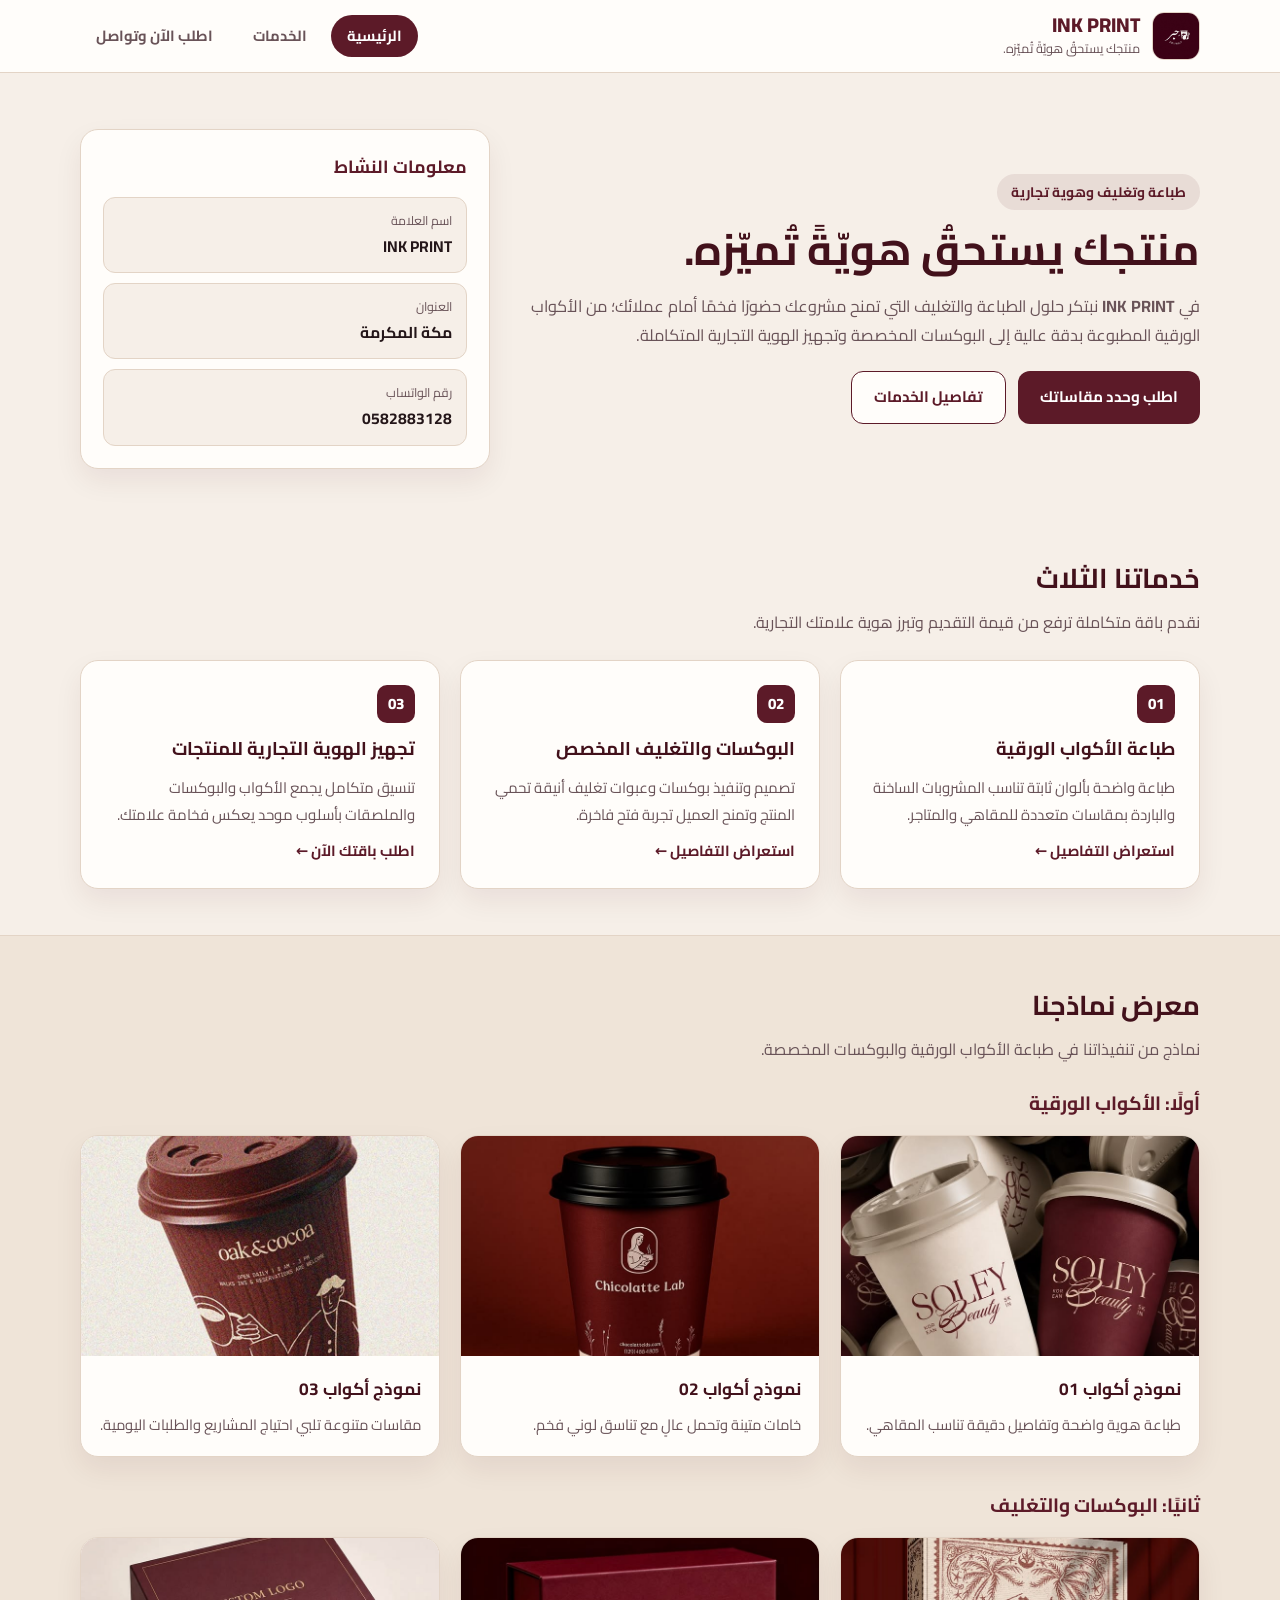
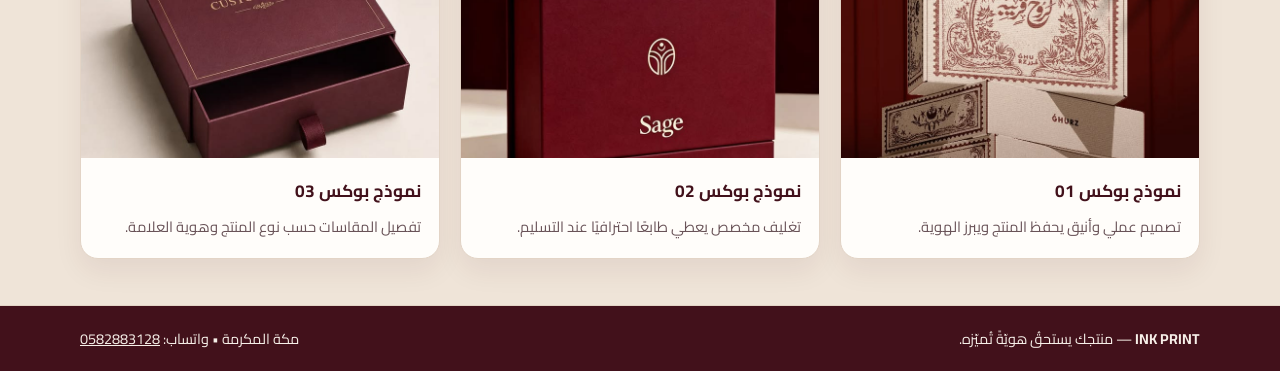
<file: index.html>
<!DOCTYPE html>
<html lang="ar" dir="rtl">
<head>
  <meta charset="UTF-8" />
  <meta name="viewport" content="width=device-width, initial-scale=1.0" />
  <title>INK PRINT | الرئيسية</title>
  <link rel="preconnect" href="https://fonts.googleapis.com" />
  <link rel="preconnect" href="https://fonts.gstatic.com" crossorigin />
  <link href="https://fonts.googleapis.com/css2?family=Cairo:wght@400;600;700;800&display=swap" rel="stylesheet" />
  <link rel="stylesheet" href="style.css" />
</head>
<body>
  <header class="site-header">
    <div class="container nav-wrap">
      <a href="index.html" class="brand">
        <img src="assets/images/my-logo.jpeg" alt="شعار INK PRINT" class="brand-logo" />
        <div>
          <span class="brand-name">INK PRINT</span>
          <span class="brand-tagline">منتجك يستحقُ هويّةً تُميّزه.</span>
        </div>
      </a>
      <nav class="nav-links" aria-label="التنقل الرئيسي">
        <a href="index.html" class="active">الرئيسية</a>
        <a href="services.html">الخدمات</a>
        <a href="contact.html">اطلب الآن وتواصل</a>
      </nav>
    </div>
  </header>

  <main>
    <section class="hero">
      <div class="container hero-grid">
        <div>
          <span class="badge">طباعة وتغليف وهوية تجارية</span>
          <h1>منتجك يستحقُ هويّةً تُميّزه.</h1>
          <p>
            في <strong>INK PRINT</strong> نبتكر حلول الطباعة والتغليف التي تمنح مشروعك حضورًا فخمًا أمام عملائك؛ من الأكواب الورقية المطبوعة بدقة عالية إلى البوكسات المخصصة وتجهيز الهوية التجارية المتكاملة.
          </p>
          <div class="hero-actions">
            <a href="contact.html" class="btn btn-primary">اطلب وحدد مقاساتك</a>
            <a href="services.html" class="btn btn-outline">تفاصيل الخدمات</a>
          </div>
        </div>

        <aside class="hero-card">
          <h2 class="hero-card-title">معلومات النشاط</h2>
          <ul class="quick-info">
            <li>
              <span>اسم العلامة</span>
              <strong>INK PRINT</strong>
            </li>
            <li>
              <span>العنوان</span>
              <strong>مكة المكرمة</strong>
            </li>
            <li>
              <span>رقم الواتساب</span>
              <strong>0582883128</strong>
            </li>
          </ul>
        </aside>
      </div>
    </section>

    <section class="section">
      <div class="container">
        <div class="section-header">
          <h2>خدماتنا الثلاث</h2>
          <p>نقدم باقة متكاملة ترفع من قيمة التقديم وتبرز هوية علامتك التجارية.</p>
        </div>

        <div class="cards-grid">
          <article class="service-box">
            <span class="service-num">01</span>
            <h3>طباعة الأكواب الورقية</h3>
            <p>طباعة واضحة بألوان ثابتة تناسب المشروبات الساخنة والباردة بمقاسات متعددة للمقاهي والمتاجر.</p>
            <a href="services.html#cups" class="text-link">استعراض التفاصيل ←</a>
          </article>

          <article class="service-box">
            <span class="service-num">02</span>
            <h3>البوكسات والتغليف المخصص</h3>
            <p>تصميم وتنفيذ بوكسات وعبوات تغليف أنيقة تحمي المنتج وتمنح العميل تجربة فتح فاخرة.</p>
            <a href="services.html#boxes" class="text-link">استعراض التفاصيل ←</a>
          </article>

          <article class="service-box">
            <span class="service-num">03</span>
            <h3>تجهيز الهوية التجارية للمنتجات</h3>
            <p>تنسيق متكامل يجمع الأكواب والبوكسات والملصقات بأسلوب موحد يعكس فخامة علامتك.</p>
            <a href="contact.html" class="text-link">اطلب باقتك الآن ←</a>
          </article>
        </div>
      </div>
    </section>

    <section class="section section-alt">
      <div class="container">
        <div class="section-header">
          <h2>معرض نماذجنا</h2>
          <p>نماذج من تنفيذاتنا في طباعة الأكواب الورقية والبوكسات المخصصة.</p>
        </div>

        <h3 class="gallery-subtitle">أولًا: الأكواب الورقية</h3>
        <div class="cards-grid gallery-gap">
          <article class="card">
            <img src="assets/images/cup1.jpg" alt="نموذج كوب ورقي 1" class="card-img" />
            <div class="card-body">
              <h4>نموذج أكواب 01</h4>
              <p>طباعة هوية واضحة وتفاصيل دقيقة تناسب المقاهي.</p>
            </div>
          </article>

          <article class="card">
            <img src="assets/images/cup2.jpg" alt="نموذج كوب ورقي 2" class="card-img" />
            <div class="card-body">
              <h4>نموذج أكواب 02</h4>
              <p>خامات متينة وتحمل عالٍ مع تناسق لوني فخم.</p>
            </div>
          </article>

          <article class="card">
            <img src="assets/images/cup3.jpg" alt="نموذج كوب ورقي 3" class="card-img" />
            <div class="card-body">
              <h4>نموذج أكواب 03</h4>
              <p>مقاسات متنوعة تلبي احتياج المشاريع والطلبات اليومية.</p>
            </div>
          </article>
        </div>

        <h3 class="gallery-subtitle">ثانيًا: البوكسات والتغليف</h3>
        <div class="cards-grid">
          <article class="card">
            <img src="assets/images/box1.jpg" alt="نموذج بوكس 1" class="card-img" />
            <div class="card-body">
              <h4>نموذج بوكس 01</h4>
              <p>تصميم عملي وأنيق يحفظ المنتج ويبرز الهوية.</p>
            </div>
          </article>

          <article class="card">
            <img src="assets/images/box2.jpg" alt="نموذج بوكس 2" class="card-img" />
            <div class="card-body">
              <h4>نموذج بوكس 02</h4>
              <p>تغليف مخصص يعطي طابعًا احترافيًا عند التسليم.</p>
            </div>
          </article>

          <article class="card">
            <img src="assets/images/box3.jpg" alt="نموذج بوكس 3" class="card-img" />
            <div class="card-body">
              <h4>نموذج بوكس 03</h4>
              <p>تفصيل المقاسات حسب نوع المنتج وهوية العلامة.</p>
            </div>
          </article>
        </div>
      </div>
    </section>
  </main>

  <footer class="site-footer">
    <div class="container footer-wrap">
      <span><strong>INK PRINT</strong> — منتجك يستحقُ هويّةً تُميّزه.</span>
      <span>مكة المكرمة • واتساب: <a href="https://wa.me/966582883128" target="_blank" rel="noopener noreferrer">0582883128</a></span>
    </div>
  </footer>

  <script src="script.js"></script>
</body>
</html>
</file>
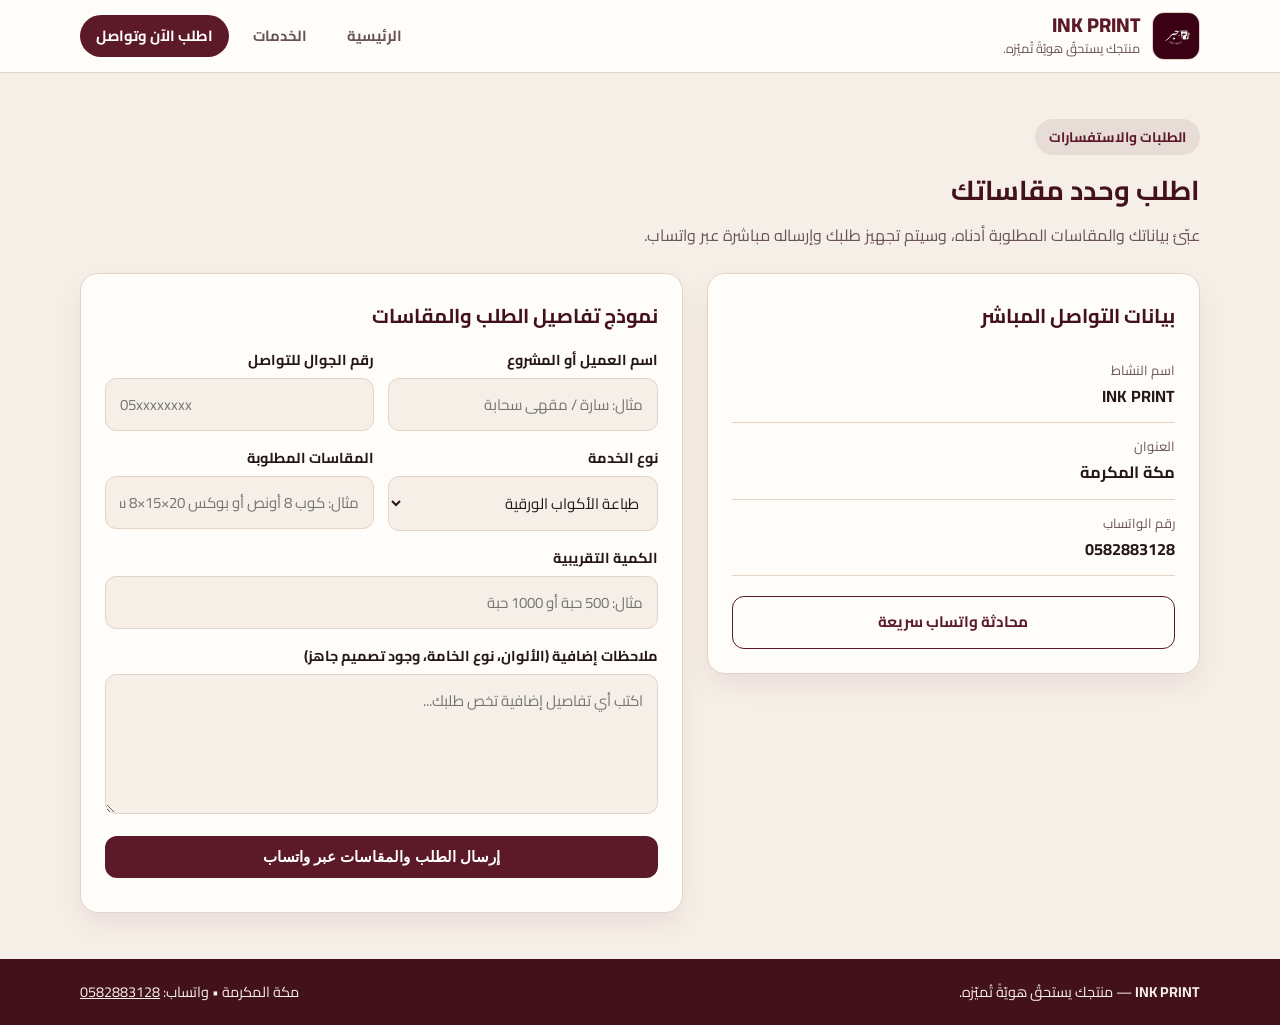
<file: contact.html>
<!DOCTYPE html>
<html lang="ar" dir="rtl">
<head>
  <meta charset="UTF-8" />
  <meta name="viewport" content="width=device-width, initial-scale=1.0" />
  <title>INK PRINT | اطلب الآن وتواصل</title>
  <link rel="preconnect" href="https://fonts.googleapis.com" />
  <link rel="preconnect" href="https://fonts.gstatic.com" crossorigin />
  <link href="https://fonts.googleapis.com/css2?family=Cairo:wght@400;600;700;800&display=swap" rel="stylesheet" />
  <link rel="stylesheet" href="style.css" />
</head>
<body>
  <header class="site-header">
    <div class="container nav-wrap">
      <a href="index.html" class="brand">
        <img src="assets/images/my-logo.jpeg" alt="شعار INK PRINT" class="brand-logo" />
        <div>
          <span class="brand-name">INK PRINT</span>
          <span class="brand-tagline">منتجك يستحقُ هويّةً تُميّزه.</span>
        </div>
      </a>
      <nav class="nav-links" aria-label="التنقل الرئيسي">
        <a href="index.html">الرئيسية</a>
        <a href="services.html">الخدمات</a>
        <a href="contact.html" class="active">اطلب الآن وتواصل</a>
      </nav>
    </div>
  </header>

  <main class="section">
    <div class="container">
      <div class="section-header">
        <span class="badge">الطلبات والاستفسارات</span>
        <h1>اطلب وحدد مقاساتك</h1>
        <p>عبّئ بياناتك والمقاسات المطلوبة أدناه، وسيتم تجهيز طلبك وإرساله مباشرة عبر واتساب.</p>
      </div>

      <div class="contact-grid">
        <aside class="info-box">
          <h2>بيانات التواصل المباشر</h2>
          <div class="info-item">
            <span class="info-label">اسم النشاط</span>
            <span class="info-value">INK PRINT</span>
          </div>
          <div class="info-item">
            <span class="info-label">العنوان</span>
            <span class="info-value">مكة المكرمة</span>
          </div>
          <div class="info-item">
            <span class="info-label">رقم الواتساب</span>
            <span class="info-value">0582883128</span>
          </div>
          <div style="margin-top: 20px;">
            <a href="https://wa.me/966582883128" target="_blank" rel="noopener noreferrer" class="btn btn-outline" style="width: 100%;">
              محادثة واتساب سريعة
            </a>
          </div>
        </aside>

        <div class="form-box">
          <h2>نموذج تفاصيل الطلب والمقاسات</h2>
          <form id="orderForm">
            <div class="form-row">
              <div class="form-group">
                <label for="clientName">اسم العميل أو المشروع</label>
                <input type="text" id="clientName" placeholder="مثال: سارة / مقهى سحابة" required />
              </div>

              <div class="form-group">
                <label for="clientPhone">رقم الجوال للتواصل</label>
                <input type="tel" id="clientPhone" placeholder="05xxxxxxxx" required />
              </div>
            </div>

            <div class="form-row">
              <div class="form-group">
                <label for="serviceType">نوع الخدمة</label>
                <select id="serviceType" required>
                  <option value="طباعة الأكواب الورقية">طباعة الأكواب الورقية</option>
                  <option value="البوكسات والتغليف المخصص">البوكسات والتغليف المخصص</option>
                  <option value="تجهيز الهوية التجارية للمنتجات">تجهيز الهوية التجارية للمنتجات</option>
                </select>
              </div>

              <div class="form-group">
                <label for="dimensions">المقاسات المطلوبة</label>
                <input type="text" id="dimensions" placeholder="مثال: كوب 8 أونص أو بوكس 20×15×8 سم" required />
              </div>
            </div>

            <div class="form-group">
              <label for="quantity">الكمية التقريبية</label>
              <input type="text" id="quantity" placeholder="مثال: 500 حبة أو 1000 حبة" required />
            </div>

            <div class="form-group">
              <label for="notes">ملاحظات إضافية (الألوان، نوع الخامة، وجود تصميم جاهز)</label>
              <textarea id="notes" rows="4" placeholder="اكتب أي تفاصيل إضافية تخص طلبك..."></textarea>
            </div>

            <button type="submit" class="btn btn-primary" style="width: 100%;">
              إرسال الطلب والمقاسات عبر واتساب
            </button>
            <p id="formStatus" class="form-status" aria-live="polite"></p>
          </form>
        </div>
      </div>
    </div>
  </main>

  <footer class="site-footer">
    <div class="container footer-wrap">
      <span><strong>INK PRINT</strong> — منتجك يستحقُ هويّةً تُميّزه.</span>
      <span>مكة المكرمة • واتساب: <a href="https://wa.me/966582883128" target="_blank" rel="noopener noreferrer">0582883128</a></span>
    </div>
  </footer>

  <script src="script.js"></script>
</body>
</html>
</file>
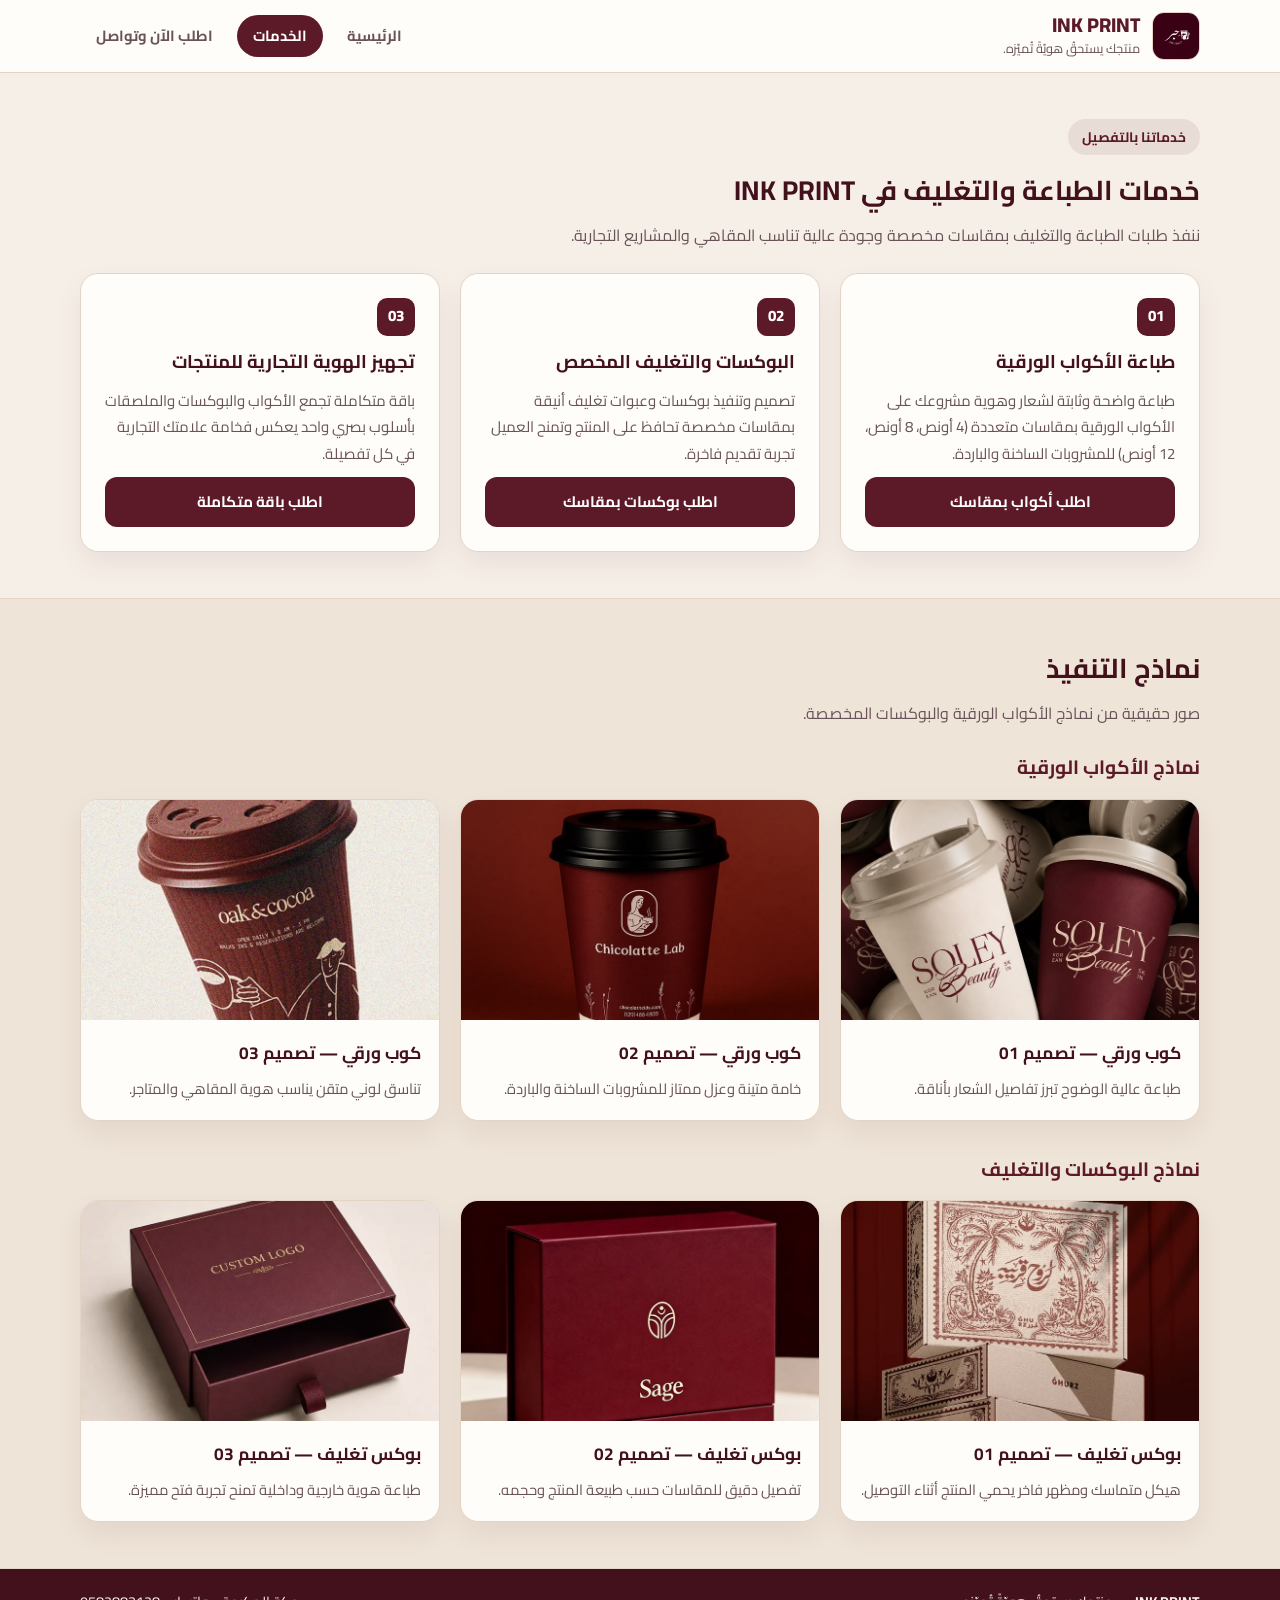
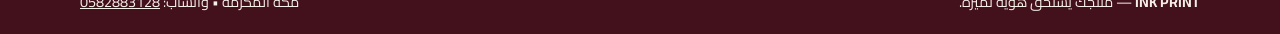
<file: services.html>
<!DOCTYPE html>
<html lang="ar" dir="rtl">
<head>
  <meta charset="UTF-8" />
  <meta name="viewport" content="width=device-width, initial-scale=1.0" />
  <title>INK PRINT | الخدمات</title>
  <link rel="preconnect" href="https://fonts.googleapis.com" />
  <link rel="preconnect" href="https://fonts.gstatic.com" crossorigin />
  <link href="https://fonts.googleapis.com/css2?family=Cairo:wght@400;600;700;800&display=swap" rel="stylesheet" />
  <link rel="stylesheet" href="style.css" />
</head>
<body>
  <header class="site-header">
    <div class="container nav-wrap">
      <a href="index.html" class="brand">
        <img src="assets/images/my-logo.jpeg" alt="شعار INK PRINT" class="brand-logo" />
        <div>
          <span class="brand-name">INK PRINT</span>
          <span class="brand-tagline">منتجك يستحقُ هويّةً تُميّزه.</span>
        </div>
      </a>
      <nav class="nav-links" aria-label="التنقل الرئيسي">
        <a href="index.html">الرئيسية</a>
        <a href="services.html" class="active">الخدمات</a>
        <a href="contact.html">اطلب الآن وتواصل</a>
      </nav>
    </div>
  </header>

  <main>
    <section class="section">
      <div class="container">
        <div class="section-header">
          <span class="badge">خدماتنا بالتفصيل</span>
          <h1>خدمات الطباعة والتغليف في INK PRINT</h1>
          <p>ننفذ طلبات الطباعة والتغليف بمقاسات مخصصة وجودة عالية تناسب المقاهي والمشاريع التجارية.</p>
        </div>

        <div class="cards-grid">
          <article id="cups" class="service-box">
            <span class="service-num">01</span>
            <h3>طباعة الأكواب الورقية</h3>
            <p>طباعة واضحة وثابتة لشعار وهوية مشروعك على الأكواب الورقية بمقاسات متعددة (4 أونص، 8 أونص، 12 أونص) للمشروبات الساخنة والباردة.</p>
            <a href="contact.html" class="btn btn-primary">اطلب أكواب بمقاسك</a>
          </article>

          <article id="boxes" class="service-box">
            <span class="service-num">02</span>
            <h3>البوكسات والتغليف المخصص</h3>
            <p>تصميم وتنفيذ بوكسات وعبوات تغليف أنيقة بمقاسات مخصصة تحافظ على المنتج وتمنح العميل تجربة تقديم فاخرة.</p>
            <a href="contact.html" class="btn btn-primary">اطلب بوكسات بمقاسك</a>
          </article>

          <article id="identity" class="service-box">
            <span class="service-num">03</span>
            <h3>تجهيز الهوية التجارية للمنتجات</h3>
            <p>باقة متكاملة تجمع الأكواب والبوكسات والملصقات بأسلوب بصري واحد يعكس فخامة علامتك التجارية في كل تفصيلة.</p>
            <a href="contact.html" class="btn btn-primary">اطلب باقة متكاملة</a>
          </article>
        </div>
      </div>
    </section>

    <section class="section section-alt">
      <div class="container">
        <div class="section-header">
          <h2>نماذج التنفيذ</h2>
          <p>صور حقيقية من نماذج الأكواب الورقية والبوكسات المخصصة.</p>
        </div>

        <h3 class="gallery-subtitle">نماذج الأكواب الورقية</h3>
        <div class="cards-grid gallery-gap">
          <article class="card">
            <img src="assets/images/cup1.jpg" alt="نموذج كوب ورقي 1" class="card-img" />
            <div class="card-body">
              <h4>كوب ورقي — تصميم 01</h4>
              <p>طباعة عالية الوضوح تبرز تفاصيل الشعار بأناقة.</p>
            </div>
          </article>

          <article class="card">
            <img src="assets/images/cup2.jpg" alt="نموذج كوب ورقي 2" class="card-img" />
            <div class="card-body">
              <h4>كوب ورقي — تصميم 02</h4>
              <p>خامة متينة وعزل ممتاز للمشروبات الساخنة والباردة.</p>
            </div>
          </article>

          <article class="card">
            <img src="assets/images/cup3.jpg" alt="نموذج كوب ورقي 3" class="card-img" />
            <div class="card-body">
              <h4>كوب ورقي — تصميم 03</h4>
              <p>تناسق لوني متقن يناسب هوية المقاهي والمتاجر.</p>
            </div>
          </article>
        </div>

        <h3 class="gallery-subtitle">نماذج البوكسات والتغليف</h3>
        <div class="cards-grid">
          <article class="card">
            <img src="assets/images/box1.jpg" alt="نموذج بوكس 1" class="card-img" />
            <div class="card-body">
              <h4>بوكس تغليف — تصميم 01</h4>
              <p>هيكل متماسك ومظهر فاخر يحمي المنتج أثناء التوصيل.</p>
            </div>
          </article>

          <article class="card">
            <img src="assets/images/box2.jpg" alt="نموذج بوكس 2" class="card-img" />
            <div class="card-body">
              <h4>بوكس تغليف — تصميم 02</h4>
              <p>تفصيل دقيق للمقاسات حسب طبيعة المنتج وحجمه.</p>
            </div>
          </article>

          <article class="card">
            <img src="assets/images/box3.jpg" alt="نموذج بوكس 3" class="card-img" />
            <div class="card-body">
              <h4>بوكس تغليف — تصميم 03</h4>
              <p>طباعة هوية خارجية وداخلية تمنح تجربة فتح مميزة.</p>
            </div>
          </article>
        </div>
      </div>
    </section>
  </main>

  <footer class="site-footer">
    <div class="container footer-wrap">
      <span><strong>INK PRINT</strong> — منتجك يستحقُ هويّةً تُميّزه.</span>
      <span>مكة المكرمة • واتساب: <a href="https://wa.me/966582883128" target="_blank" rel="noopener noreferrer">0582883128</a></span>
    </div>
  </footer>

  <script src="script.js"></script>
</body>
</html>
</file>
<file: style.css>
:root {
  --bg-beige: #f6efe8;
  --bg-beige-soft: #efe4d8;
  --surface: #fffdfa;
  --burgundy: #5c1a28;
  --burgundy-dark: #42111b;
  --burgundy-soft: rgba(92, 26, 40, 0.09);
  --ink: #241619;
  --muted: #695358;
  --border: #e3d4c6;
  --radius: 18px;
  --shadow: 0 12px 28px rgba(66, 17, 27, 0.07);
}

* {
  box-sizing: border-box;
  margin: 0;
  padding: 0;
}

html {
  scroll-behavior: smooth;
}

body {
  font-family: "Cairo", system-ui, -apple-system, sans-serif;
  background-color: var(--bg-beige);
  color: var(--ink);
  line-height: 1.75;
  direction: rtl;
}

img {
  max-width: 100%;
  display: block;
}

a {
  color: inherit;
  text-decoration: none;
}

.container {
  width: min(1120px, 92%);
  margin: 0 auto;
}

/* الشريط العلوي */
.site-header {
  background-color: var(--surface);
  border-bottom: 1px solid var(--border);
  position: sticky;
  top: 0;
  z-index: 100;
}

.nav-wrap {
  display: flex;
  align-items: center;
  justify-content: space-between;
  gap: 16px;
  padding: 12px 0;
  flex-wrap: wrap;
}

.brand {
  display: flex;
  align-items: center;
  gap: 12px;
}

/* حجم اللوقو مضبوط وأنيق */
.brand-logo {
  width: 48px;
  height: 48px;
  object-fit: cover;
  border-radius: 12px;
  border: 1px solid var(--border);
  flex-shrink: 0;
}

.brand-name {
  display: block;
  font-size: 1.25rem;
  font-weight: 800;
  color: var(--burgundy);
  line-height: 1.2;
}

.brand-tagline {
  display: block;
  font-size: 0.8rem;
  color: var(--muted);
}

.nav-links {
  display: flex;
  align-items: center;
  gap: 8px;
  flex-wrap: wrap;
}

.nav-links a {
  padding: 8px 16px;
  border-radius: 999px;
  font-weight: 700;
  font-size: 0.92rem;
  color: var(--muted);
  transition: 0.2s ease;
}

.nav-links a:hover,
.nav-links a.active {
  background-color: var(--burgundy);
  color: #ffffff;
}

/* الأزرار */
.btn {
  display: inline-flex;
  align-items: center;
  justify-content: center;
  gap: 8px;
  padding: 12px 22px;
  border-radius: 12px;
  font-weight: 700;
  font-size: 0.95rem;
  border: none;
  cursor: pointer;
  transition: 0.2s ease;
}

.btn-primary {
  background-color: var(--burgundy);
  color: #ffffff;
}

.btn-primary:hover {
  background-color: var(--burgundy-dark);
}

.btn-outline {
  background-color: var(--surface);
  color: var(--burgundy);
  border: 1.5px solid var(--burgundy);
}

.btn-outline:hover {
  background-color: var(--burgundy-soft);
}

/* الواجهة الرئيسية */
.hero {
  padding: 56px 0 40px;
}

.hero-grid {
  display: grid;
  grid-template-columns: 1.25fr 0.75fr;
  gap: 28px;
  align-items: center;
}

.badge {
  display: inline-block;
  background-color: var(--burgundy-soft);
  color: var(--burgundy);
  padding: 6px 14px;
  border-radius: 999px;
  font-size: 0.86rem;
  font-weight: 700;
  margin-bottom: 12px;
}

.hero h1 {
  font-size: clamp(1.85rem, 3.6vw, 2.7rem);
  line-height: 1.3;
  color: var(--burgundy-dark);
  margin-bottom: 14px;
}

.hero p {
  color: var(--muted);
  font-size: 1.02rem;
  margin-bottom: 22px;
}

.hero-actions {
  display: flex;
  gap: 12px;
  flex-wrap: wrap;
}

.hero-card {
  background-color: var(--surface);
  border: 1px solid var(--border);
  border-radius: var(--radius);
  padding: 22px;
  box-shadow: var(--shadow);
}

.hero-card-title {
  font-size: 1.1rem;
  color: var(--burgundy);
  margin-bottom: 14px;
}

.quick-info {
  list-style: none;
  display: grid;
  gap: 10px;
}

.quick-info li {
  background-color: var(--bg-beige);
  padding: 12px 14px;
  border-radius: 12px;
  border: 1px solid var(--border);
}

.quick-info span {
  display: block;
  font-size: 0.78rem;
  color: var(--muted);
}

.quick-info strong {
  color: var(--ink);
  font-size: 0.98rem;
}

/* الأقسام */
.section {
  padding: 46px 0;
}

.section-alt {
  background-color: var(--bg-beige-soft);
  border-top: 1px solid var(--border);
  border-bottom: 1px solid var(--border);
}

.section-header {
  margin-bottom: 24px;
}

.section-header h1,
.section-header h2 {
  font-size: 1.7rem;
  color: var(--burgundy-dark);
  margin-bottom: 6px;
}

.section-header p {
  color: var(--muted);
}

/* بطاقات الخدمات الثلاث */
.cards-grid {
  display: grid;
  grid-template-columns: repeat(3, 1fr);
  gap: 20px;
}

.service-box {
  background-color: var(--surface);
  border: 1px solid var(--border);
  border-radius: var(--radius);
  padding: 24px;
  box-shadow: var(--shadow);
  display: flex;
  flex-direction: column;
  gap: 10px;
}

.service-num {
  display: inline-flex;
  align-items: center;
  justify-content: center;
  width: 38px;
  height: 38px;
  border-radius: 10px;
  background-color: var(--burgundy);
  color: #ffffff;
  font-weight: 800;
  font-size: 0.95rem;
}

.service-box h3 {
  font-size: 1.15rem;
  color: var(--burgundy-dark);
}

.service-box p {
  color: var(--muted);
  font-size: 0.94rem;
  flex: 1;
}

.text-link {
  color: var(--burgundy);
  font-weight: 700;
  font-size: 0.92rem;
}

.text-link:hover {
  text-decoration: underline;
}

/* معرض الصور */
.gallery-subtitle {
  font-size: 1.2rem;
  color: var(--burgundy);
  margin-bottom: 14px;
}

.gallery-gap {
  margin-bottom: 32px;
}

.card {
  background-color: var(--surface);
  border: 1px solid var(--border);
  border-radius: var(--radius);
  overflow: hidden;
  box-shadow: var(--shadow);
  display: flex;
  flex-direction: column;
}

.card-img {
  width: 100%;
  height: 220px;
  object-fit: cover;
  background-color: var(--bg-beige);
}

.card-body {
  padding: 18px;
  display: flex;
  flex-direction: column;
  gap: 8px;
  flex: 1;
}

.card-body h3,
.card-body h4 {
  font-size: 1.08rem;
  color: var(--burgundy-dark);
}

.card-body p {
  color: var(--muted);
  font-size: 0.92rem;
}

/* صفحة التواصل والطلب */
.contact-grid {
  display: grid;
  grid-template-columns: 0.9fr 1.1fr;
  gap: 24px;
  align-items: start;
}

.info-box,
.form-box {
  background-color: var(--surface);
  border: 1px solid var(--border);
  border-radius: var(--radius);
  padding: 24px;
  box-shadow: var(--shadow);
}

.info-box h2,
.form-box h2 {
  font-size: 1.25rem;
  color: var(--burgundy-dark);
  margin-bottom: 14px;
}

.info-item {
  padding: 12px 0;
  border-bottom: 1px solid var(--border);
}

.info-item:last-of-type {
  border-bottom: none;
}

.info-label {
  display: block;
  font-size: 0.82rem;
  color: var(--muted);
}

.info-value {
  font-size: 1.02rem;
  font-weight: 700;
  color: var(--ink);
}

.form-row {
  display: grid;
  grid-template-columns: 1fr 1fr;
  gap: 14px;
}

.form-group {
  margin-bottom: 14px;
}

.form-group label {
  display: block;
  font-weight: 700;
  font-size: 0.9rem;
  color: var(--ink);
  margin-bottom: 6px;
}

.form-group input,
.form-group select,
.form-group textarea {
  width: 100%;
  padding: 11px 14px;
  border-radius: 11px;
  border: 1px solid var(--border);
  background-color: var(--bg-beige);
  color: var(--ink);
  font-family: inherit;
  font-size: 0.94rem;
}

.form-group input:focus,
.form-group select:focus,
.form-group textarea:focus {
  outline: 2px solid rgba(92, 26, 40, 0.25);
  border-color: var(--burgundy);
  background-color: var(--surface);
}

.form-status {
  margin-top: 10px;
  font-size: 0.88rem;
  color: var(--burgundy);
  font-weight: 700;
}

/* الفوتر */
.site-footer {
  background-color: var(--burgundy-dark);
  color: #f6efe8;
  padding: 20px 0;
}

.footer-wrap {
  display: flex;
  align-items: center;
  justify-content: space-between;
  gap: 12px;
  flex-wrap: wrap;
  font-size: 0.9rem;
}

.footer-wrap a {
  text-decoration: underline;
}

/* الجوال والتابلت */
@media (max-width: 900px) {
  .hero-grid,
  .cards-grid,
  .contact-grid {
    grid-template-columns: 1fr;
  }
}

@media (max-width: 600px) {
  .form-row {
    grid-template-columns: 1fr;
  }

  .card-img {
    height: 195px;
  }
}
</file>
